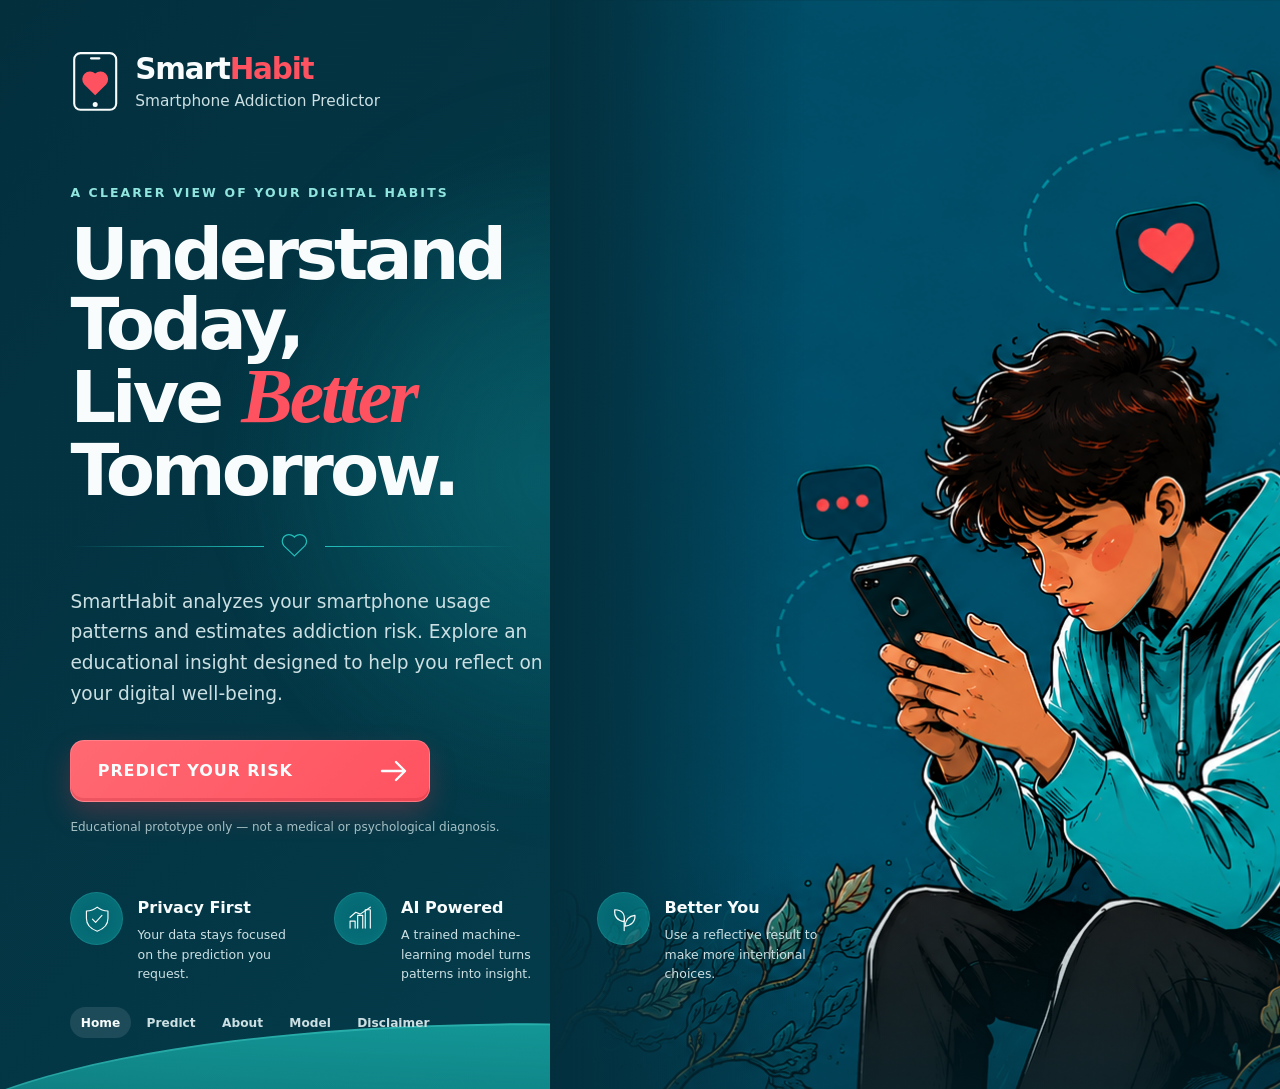
<file: web/index.html>
<!doctype html>
<html lang="en">
  <head>
    <meta charset="utf-8">
    <meta name="viewport" content="width=device-width, initial-scale=1">
    <meta
      name="description"
      content="SmartHabit is an educational smartphone addiction prediction prototype."
    >
    <title>SmartHabit | Smartphone Addiction Predictor</title>
    <link rel="stylesheet" href="css/variables.css">
    <link rel="stylesheet" href="css/global.css">
    <link rel="stylesheet" href="css/landing.css">
    <script src="js/config.js" defer></script>
    <script src="js/landing.js" defer></script>
  </head>
  <body>
    <a class="skip-link" href="#main-content">Skip to main content</a>

    <main id="main-content" class="landing">
      <div class="landing__glow" aria-hidden="true"></div>

      <div class="landing__shell">
        <header class="brand" aria-label="SmartHabit">
          <span class="brand__mark" aria-hidden="true">
            <svg viewBox="0 0 48 58" role="img">
              <rect x="4" y="2" width="40" height="54" rx="6"></rect>
              <path d="M24 42.2 13.6 31.9a7.4 7.4 0 0 1 10.4-10.5 7.4 7.4 0 0 1 10.4 10.5Z"></path>
              <path class="brand__speaker" d="M20 7h8"></path>
              <circle class="brand__home" cx="24" cy="51" r="1.4"></circle>
            </svg>
          </span>
          <span class="brand__copy">
            <span class="brand__name">Smart<span>Habit</span></span>
            <span class="brand__subtitle">Smartphone Addiction Predictor</span>
          </span>
        </header>

        <section class="hero" aria-labelledby="hero-title">
          <div class="hero__content">
            <p class="hero__eyebrow">A clearer view of your digital habits</p>
            <h1 id="hero-title" class="hero__title">
              Understand Today,<br>
              Live <em>Better</em> Tomorrow.
            </h1>

            <div class="hero__divider" aria-hidden="true">
              <span></span>
              <svg viewBox="0 0 34 30">
                <path d="M17 27 4.7 15.2A8 8 0 0 1 16 3.9l1 1 1-1a8 8 0 0 1 11.3 11.3Z"></path>
              </svg>
              <span></span>
            </div>

            <p class="hero__summary">
              SmartHabit analyzes your smartphone usage patterns and estimates
              addiction risk. Explore an educational insight designed to help
              you reflect on your digital well-being.
            </p>

            <a class="hero__cta" href="predict.html">
              <span>Predict Your Risk</span>
              <svg viewBox="0 0 28 24" aria-hidden="true">
                <path d="M2 12h23M16 3l9 9-9 9"></path>
              </svg>
            </a>

            <p class="hero__notice">
              Educational prototype only — not a medical or psychological diagnosis.
            </p>
          </div>

          <div class="hero__art" aria-hidden="true">
            <img
              class="hero__art-image"
              src="assets/images/landing-background.png"
              alt=""
            >
            <div class="hero__art-vignette"></div>
          </div>
        </section>

        <section class="benefits" aria-label="SmartHabit benefits">
          <article class="benefit">
            <span class="benefit__icon" aria-hidden="true">
              <svg viewBox="0 0 48 48">
                <path d="M24 5c6 5 12 6 17 6v12c0 10-6.7 16.4-17 20-10.3-3.6-17-10-17-20V11c5 0 11-1 17-6Z"></path>
                <path d="m16.5 24 5 5 10-11"></path>
              </svg>
            </span>
            <div>
              <h2>Privacy First</h2>
              <p>Your data stays focused on the prediction you request.</p>
            </div>
          </article>

          <article class="benefit">
            <span class="benefit__icon" aria-hidden="true">
              <svg viewBox="0 0 48 48">
                <path d="M8 38V27h8v11M20 38V18h8v20M32 38V9h8v29"></path>
                <path d="m8 21 9-8 7 3 16-11"></path>
              </svg>
            </span>
            <div>
              <h2>AI Powered</h2>
              <p>A trained machine-learning model turns patterns into insight.</p>
            </div>
          </article>

          <article class="benefit">
            <span class="benefit__icon" aria-hidden="true">
              <svg viewBox="0 0 48 48">
                <path d="M24 42V25"></path>
                <path d="M24 28C13 26 8 19 9 9c10 0 17 5 15 19Z"></path>
                <path d="M25 35c1-10 7-16 16-17 1 9-5 16-16 17Z"></path>
              </svg>
            </span>
            <div>
              <h2>Better You</h2>
              <p>Use a reflective result to make more intentional choices.</p>
            </div>
          </article>
        </section>
        <nav class="landing__links" aria-label="Project pages">
          <a href="index.html" aria-current="page">Home</a><a href="predict.html">Predict</a>
          <a href="about.html">About</a><a href="model.html">Model</a><a href="disclaimer.html">Disclaimer</a>
        </nav>
      </div>
    </main>
  </body>
</html>
</file>
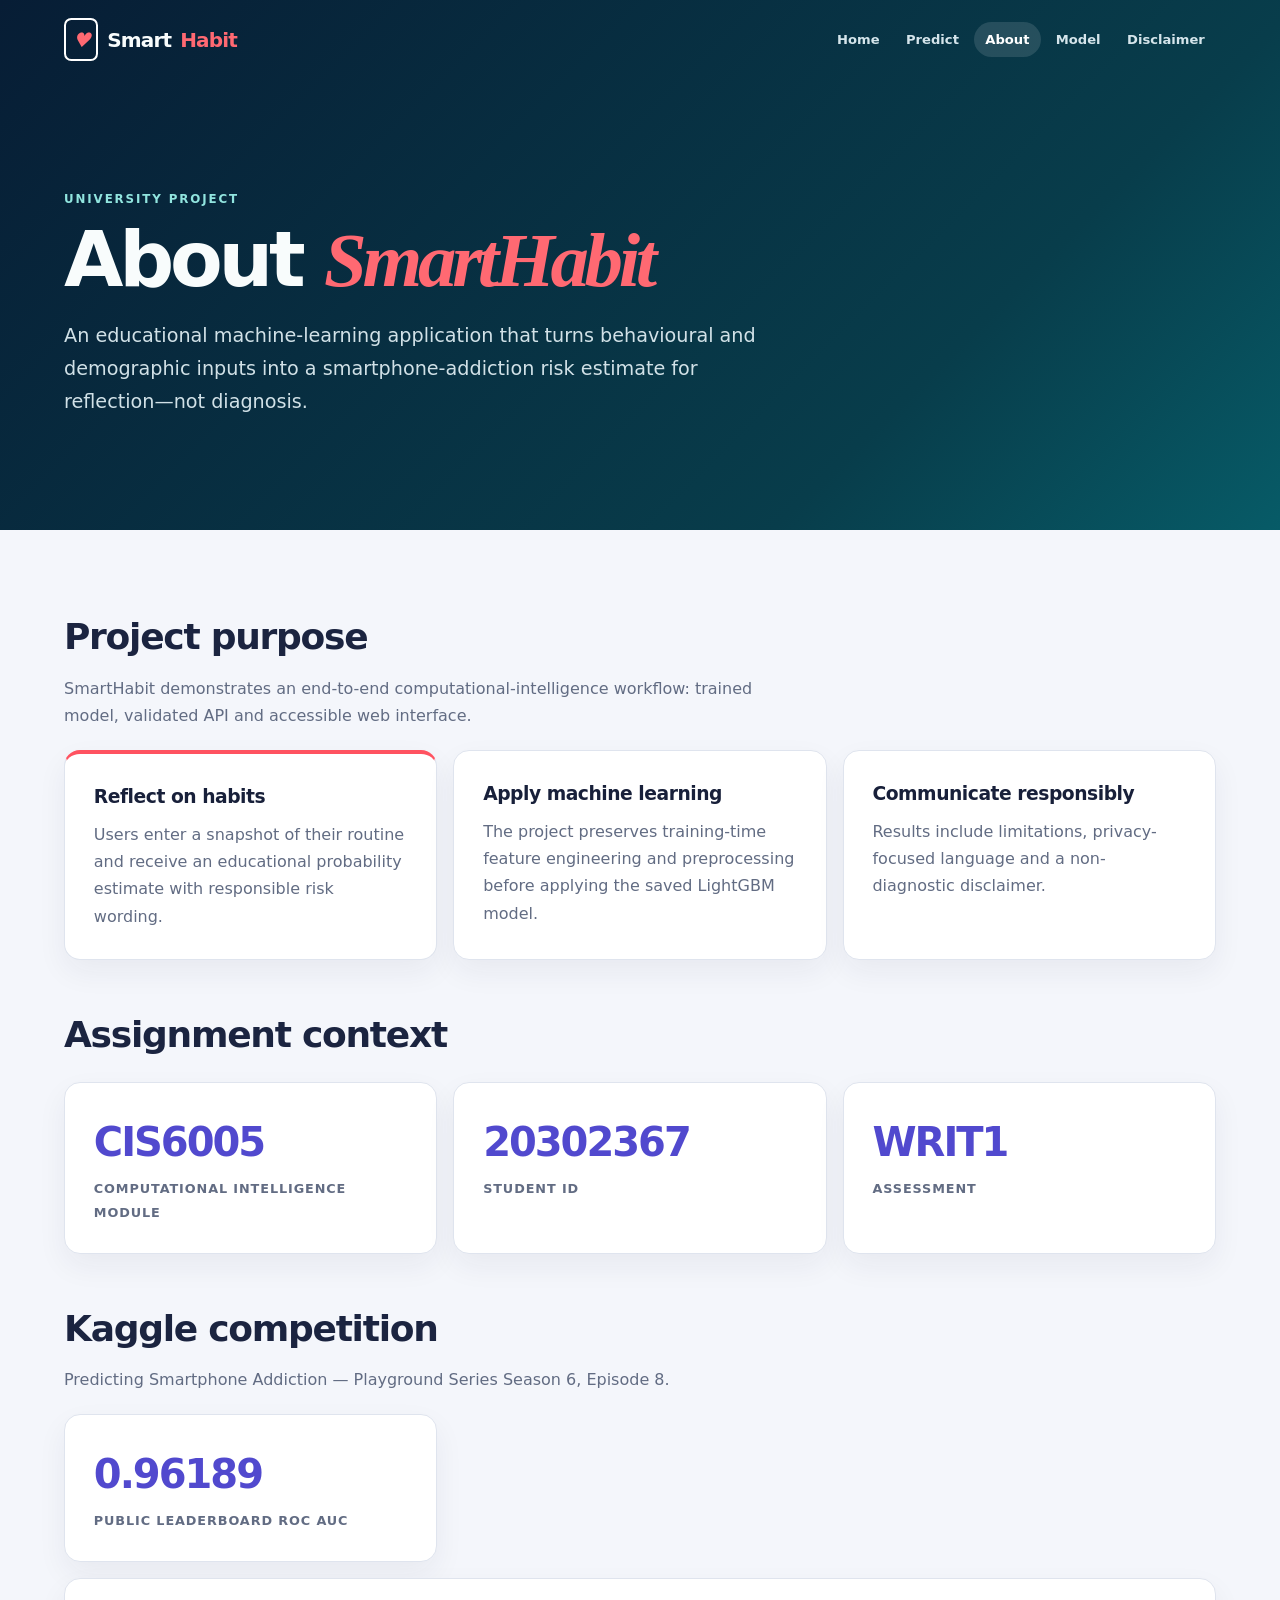
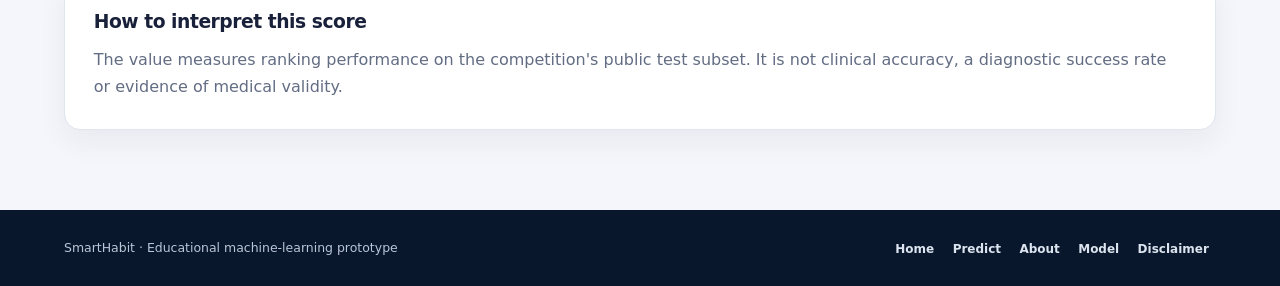
<file: web/about.html>
<!doctype html><html lang="en"><head><meta charset="utf-8"><meta name="viewport" content="width=device-width,initial-scale=1"><meta name="description" content="About the SmartHabit CIS6005 smartphone-addiction prediction project."><title>About the Project | SmartHabit</title><link rel="stylesheet" href="css/variables.css"><link rel="stylesheet" href="css/global.css"><link rel="stylesheet" href="css/content-pages.css"></head><body class="content-page"><a class="skip-link" href="#main-content">Skip to main content</a>
<header class="content-header"><div class="content-header__bar"><a class="content-brand" href="index.html"><i class="content-brand__mark" aria-hidden="true"></i>Smart<span>Habit</span></a><nav aria-label="Primary navigation"><ul class="content-nav"><li><a href="index.html">Home</a></li><li><a href="predict.html">Predict</a></li><li><a href="about.html" aria-current="page">About</a></li><li><a href="model.html">Model</a></li><li><a href="disclaimer.html">Disclaimer</a></li></ul></nav></div><div class="content-hero"><p class="content-hero__eyebrow">University project</p><h1>About <em>SmartHabit</em></h1><p class="content-hero__lead">An educational machine-learning application that turns behavioural and demographic inputs into a smartphone-addiction risk estimate for reflection—not diagnosis.</p></div></header>
<main id="main-content" class="content-main"><section class="content-section"><div class="content-section__heading"><h2>Project purpose</h2><p>SmartHabit demonstrates an end-to-end computational-intelligence workflow: trained model, validated API and accessible web interface.</p></div><div class="card-grid"><article class="content-card content-card--accent"><h3>Reflect on habits</h3><p>Users enter a snapshot of their routine and receive an educational probability estimate with responsible risk wording.</p></article><article class="content-card"><h3>Apply machine learning</h3><p>The project preserves training-time feature engineering and preprocessing before applying the saved LightGBM model.</p></article><article class="content-card"><h3>Communicate responsibly</h3><p>Results include limitations, privacy-focused language and a non-diagnostic disclaimer.</p></article></div></section>
<section class="content-section"><div class="content-section__heading"><h2>Assignment context</h2></div><div class="card-grid"><article class="content-card"><span class="fact-value">CIS6005</span><span class="fact-label">Computational Intelligence module</span></article><article class="content-card"><span class="fact-value">20302367</span><span class="fact-label">Student ID</span></article><article class="content-card"><span class="fact-value">WRIT1</span><span class="fact-label">Assessment</span></article></div></section>
<section class="content-section"><div class="content-section__heading"><h2>Kaggle competition</h2><p>Predicting Smartphone Addiction — Playground Series Season 6, Episode 8.</p></div><div class="card-grid"><article class="content-card"><span class="fact-value">0.96189</span><span class="fact-label">Public leaderboard ROC AUC</span></article><article class="content-card content-card--wide"><h3>How to interpret this score</h3><p>The value measures ranking performance on the competition's public test subset. It is not clinical accuracy, a diagnostic success rate or evidence of medical validity.</p></article></div></section></main>
<footer class="content-footer"><div class="content-footer__inner"><p>SmartHabit · Educational machine-learning prototype</p><nav aria-label="Footer navigation"><ul class="content-footer__links"><li><a href="index.html">Home</a></li><li><a href="predict.html">Predict</a></li><li><a href="about.html">About</a></li><li><a href="model.html">Model</a></li><li><a href="disclaimer.html">Disclaimer</a></li></ul></nav></div></footer></body></html>
</file>
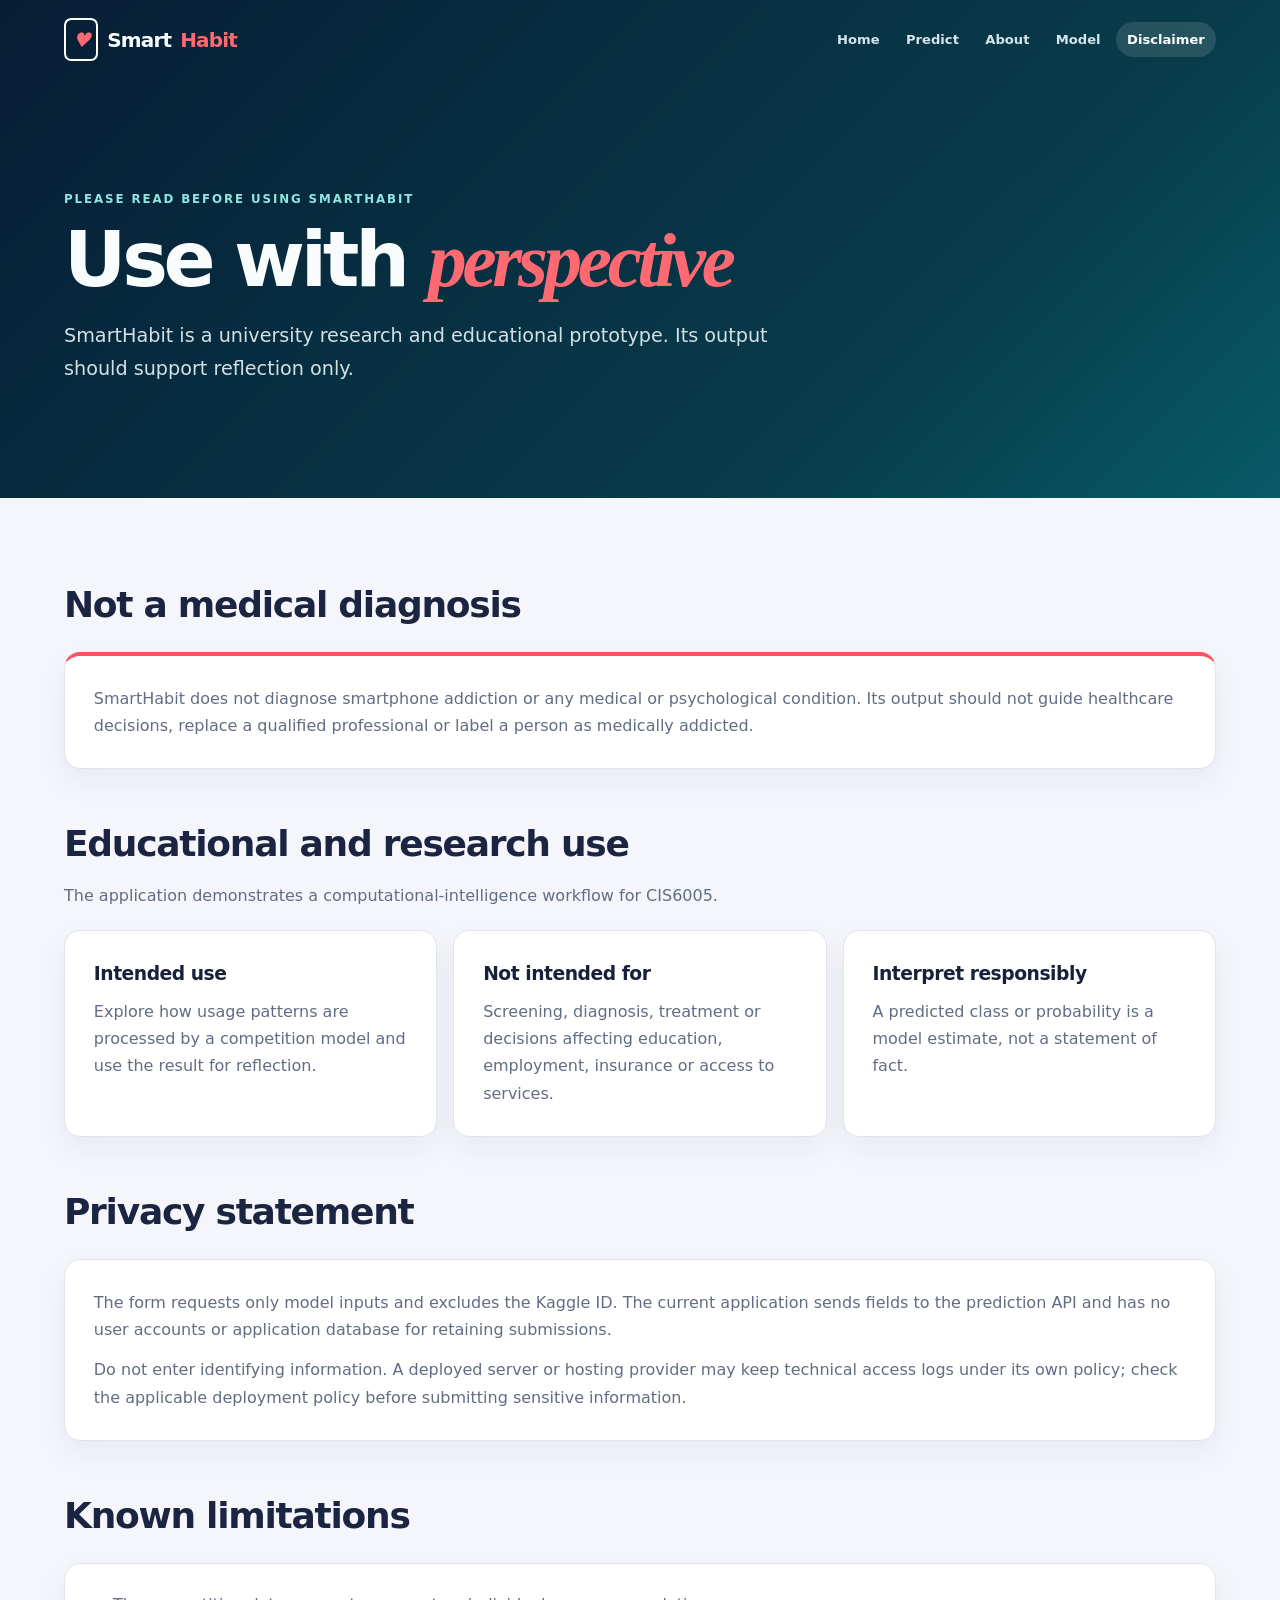
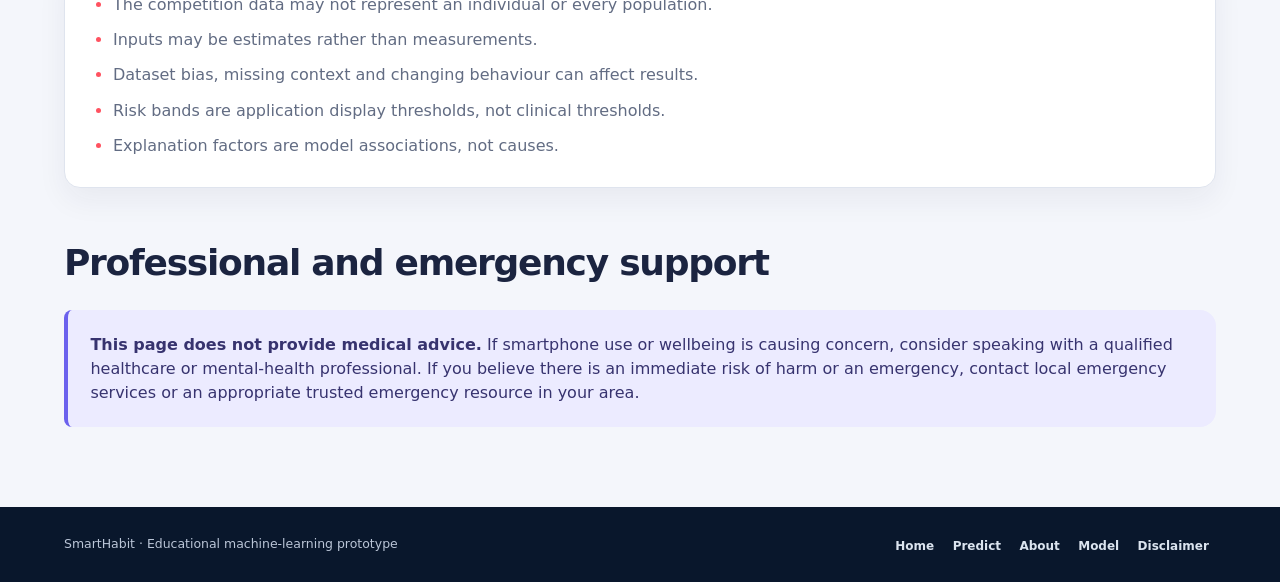
<file: web/disclaimer.html>
<!doctype html><html lang="en"><head><meta charset="utf-8"><meta name="viewport" content="width=device-width,initial-scale=1"><meta name="description" content="Educational, privacy and safety disclaimer for SmartHabit."><title>Disclaimer & Privacy | SmartHabit</title><link rel="stylesheet" href="css/variables.css"><link rel="stylesheet" href="css/global.css"><link rel="stylesheet" href="css/content-pages.css"></head><body class="content-page"><a class="skip-link" href="#main-content">Skip to main content</a>
<header class="content-header"><div class="content-header__bar"><a class="content-brand" href="index.html"><i class="content-brand__mark" aria-hidden="true"></i>Smart<span>Habit</span></a><nav aria-label="Primary navigation"><ul class="content-nav"><li><a href="index.html">Home</a></li><li><a href="predict.html">Predict</a></li><li><a href="about.html">About</a></li><li><a href="model.html">Model</a></li><li><a href="disclaimer.html" aria-current="page">Disclaimer</a></li></ul></nav></div><div class="content-hero"><p class="content-hero__eyebrow">Please read before using SmartHabit</p><h1>Use with <em>perspective</em></h1><p class="content-hero__lead">SmartHabit is a university research and educational prototype. Its output should support reflection only.</p></div></header>
<main id="main-content" class="content-main"><section class="content-section"><div class="content-section__heading"><h2>Not a medical diagnosis</h2></div><div class="content-card content-card--accent"><p>SmartHabit does not diagnose smartphone addiction or any medical or psychological condition. Its output should not guide healthcare decisions, replace a qualified professional or label a person as medically addicted.</p></div></section>
<section class="content-section"><div class="content-section__heading"><h2>Educational and research use</h2><p>The application demonstrates a computational-intelligence workflow for CIS6005.</p></div><div class="card-grid"><article class="content-card"><h3>Intended use</h3><p>Explore how usage patterns are processed by a competition model and use the result for reflection.</p></article><article class="content-card"><h3>Not intended for</h3><p>Screening, diagnosis, treatment or decisions affecting education, employment, insurance or access to services.</p></article><article class="content-card"><h3>Interpret responsibly</h3><p>A predicted class or probability is a model estimate, not a statement of fact.</p></article></div></section>
<section class="content-section"><div class="content-section__heading"><h2>Privacy statement</h2></div><div class="content-card"><p>The form requests only model inputs and excludes the Kaggle ID. The current application sends fields to the prediction API and has no user accounts or application database for retaining submissions.</p><p>Do not enter identifying information. A deployed server or hosting provider may keep technical access logs under its own policy; check the applicable deployment policy before submitting sensitive information.</p></div></section>
<section class="content-section"><div class="content-section__heading"><h2>Known limitations</h2></div><div class="content-card"><ul class="plain-list"><li>The competition data may not represent an individual or every population.</li><li>Inputs may be estimates rather than measurements.</li><li>Dataset bias, missing context and changing behaviour can affect results.</li><li>Risk bands are application display thresholds, not clinical thresholds.</li><li>Explanation factors are model associations, not causes.</li></ul></div></section>
<section class="content-section"><div class="content-section__heading"><h2>Professional and emergency support</h2></div><div class="notice-card"><p><strong>This page does not provide medical advice.</strong> If smartphone use or wellbeing is causing concern, consider speaking with a qualified healthcare or mental-health professional. If you believe there is an immediate risk of harm or an emergency, contact local emergency services or an appropriate trusted emergency resource in your area.</p></div></section></main>
<footer class="content-footer"><div class="content-footer__inner"><p>SmartHabit · Educational machine-learning prototype</p><nav aria-label="Footer navigation"><ul class="content-footer__links"><li><a href="index.html">Home</a></li><li><a href="predict.html">Predict</a></li><li><a href="about.html">About</a></li><li><a href="model.html">Model</a></li><li><a href="disclaimer.html">Disclaimer</a></li></ul></nav></div></footer></body></html>
</file>
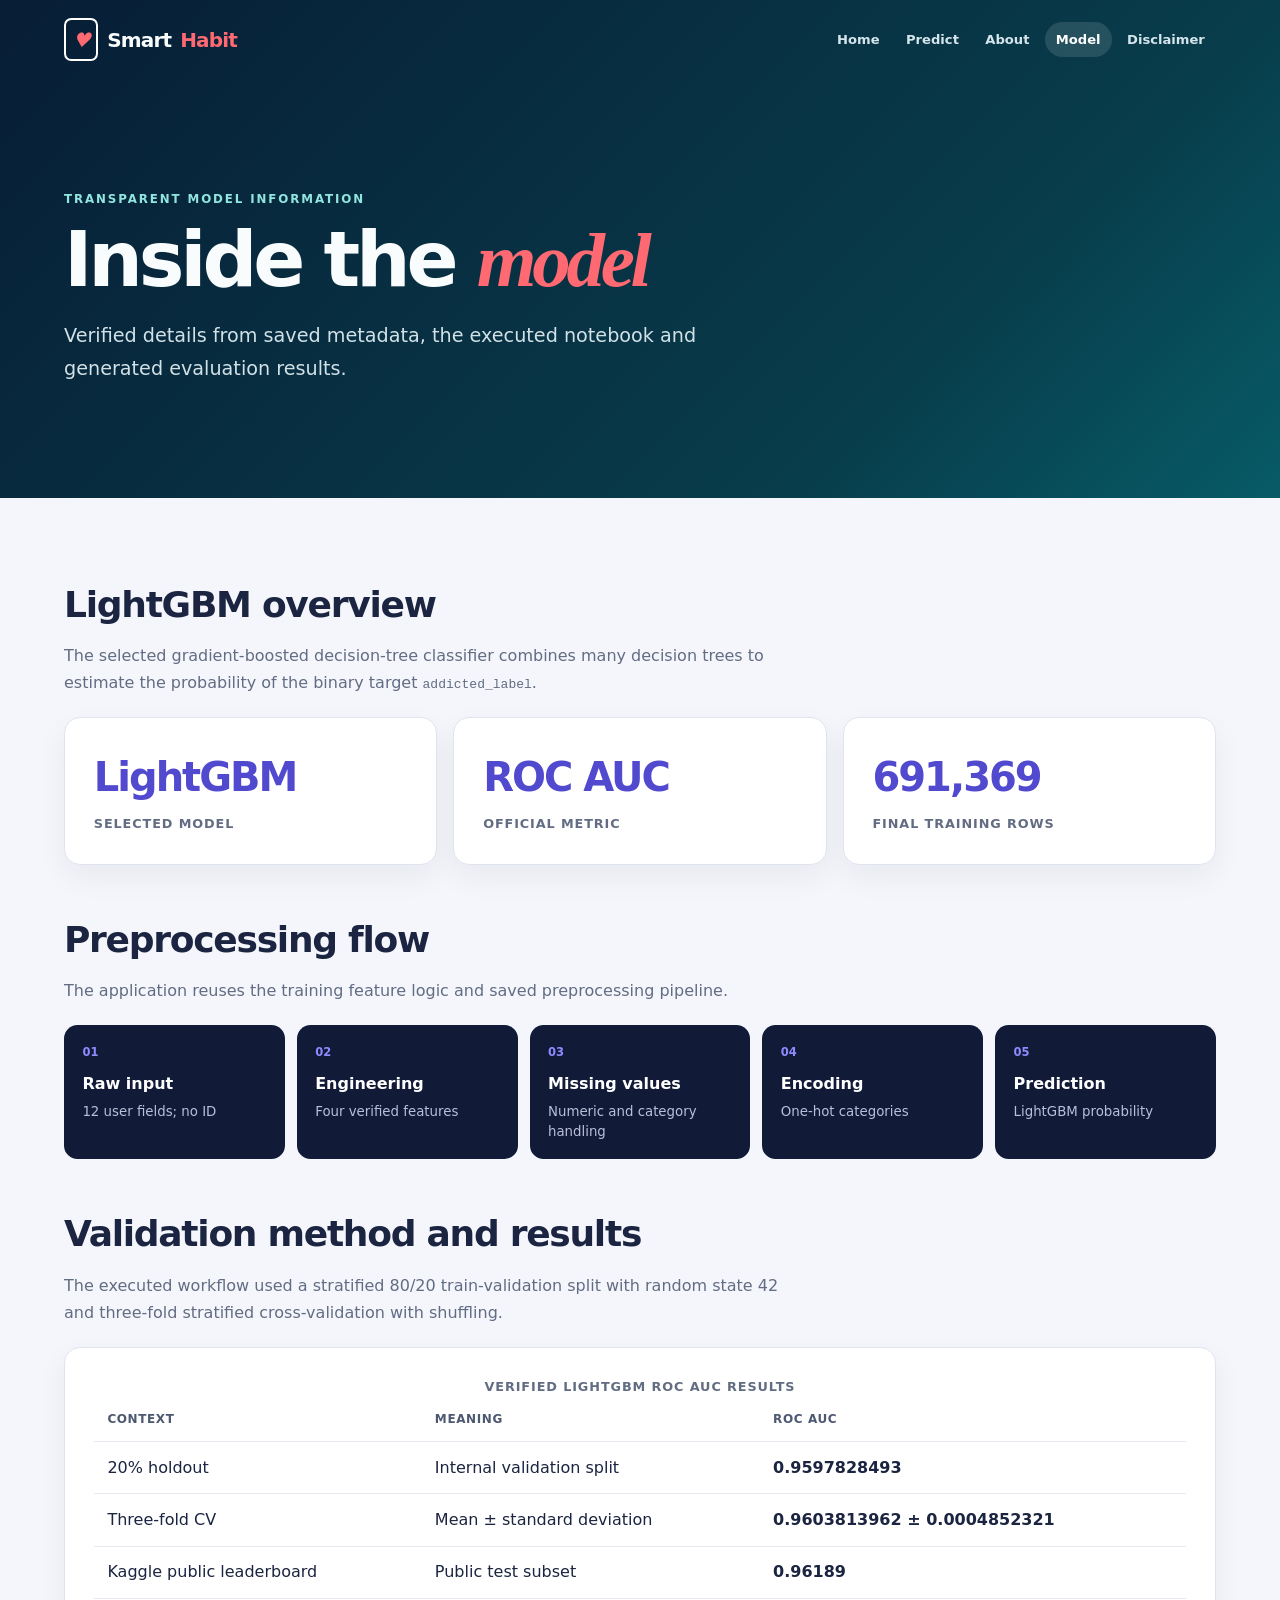
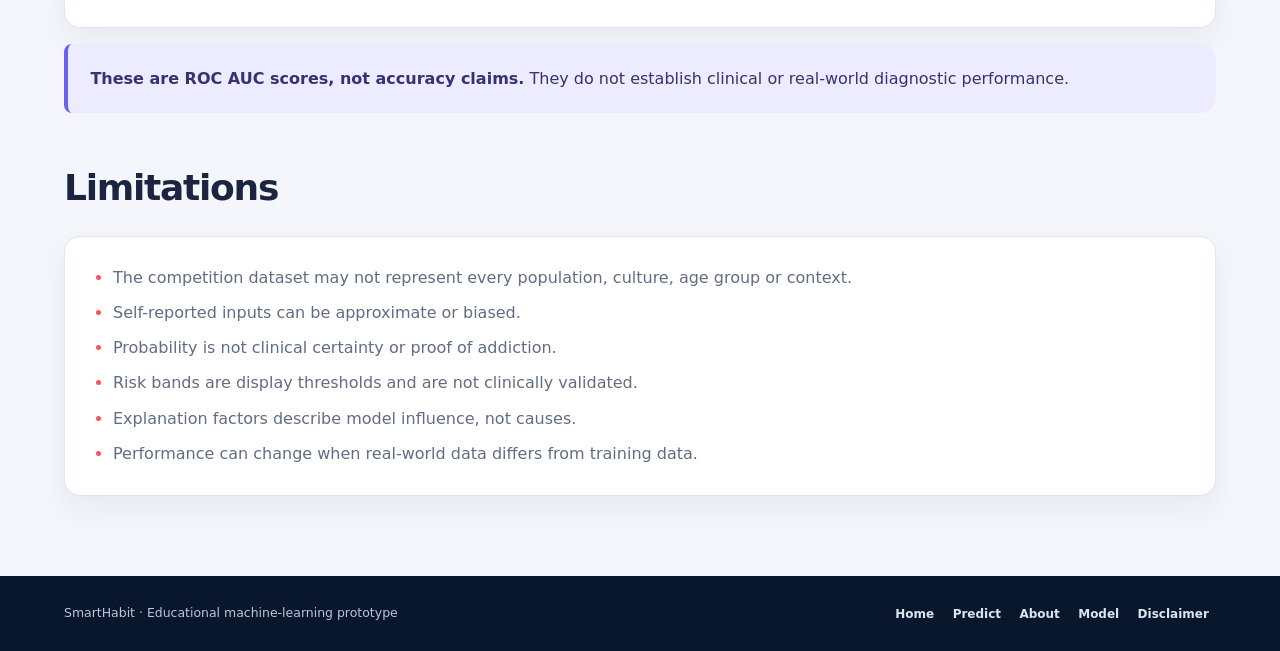
<file: web/model.html>
<!doctype html><html lang="en"><head><meta charset="utf-8"><meta name="viewport" content="width=device-width,initial-scale=1"><meta name="description" content="Verified information about the SmartHabit LightGBM model."><title>Model Information | SmartHabit</title><link rel="stylesheet" href="css/variables.css"><link rel="stylesheet" href="css/global.css"><link rel="stylesheet" href="css/content-pages.css"></head><body class="content-page"><a class="skip-link" href="#main-content">Skip to main content</a>
<header class="content-header"><div class="content-header__bar"><a class="content-brand" href="index.html"><i class="content-brand__mark" aria-hidden="true"></i>Smart<span>Habit</span></a><nav aria-label="Primary navigation"><ul class="content-nav"><li><a href="index.html">Home</a></li><li><a href="predict.html">Predict</a></li><li><a href="about.html">About</a></li><li><a href="model.html" aria-current="page">Model</a></li><li><a href="disclaimer.html">Disclaimer</a></li></ul></nav></div><div class="content-hero"><p class="content-hero__eyebrow">Transparent model information</p><h1>Inside the <em>model</em></h1><p class="content-hero__lead">Verified details from saved metadata, the executed notebook and generated evaluation results.</p></div></header>
<main id="main-content" class="content-main"><section class="content-section"><div class="content-section__heading"><h2>LightGBM overview</h2><p>The selected gradient-boosted decision-tree classifier combines many decision trees to estimate the probability of the binary target <code>addicted_label</code>.</p></div><div class="card-grid"><article class="content-card"><span class="fact-value">LightGBM</span><span class="fact-label">Selected model</span></article><article class="content-card"><span class="fact-value">ROC AUC</span><span class="fact-label">Official metric</span></article><article class="content-card"><span class="fact-value">691,369</span><span class="fact-label">Final training rows</span></article></div></section>
<section class="content-section"><div class="content-section__heading"><h2>Preprocessing flow</h2><p>The application reuses the training feature logic and saved preprocessing pipeline.</p></div><ol class="flow"><li><strong>Raw input</strong><small>12 user fields; no ID</small></li><li><strong>Engineering</strong><small>Four verified features</small></li><li><strong>Missing values</strong><small>Numeric and category handling</small></li><li><strong>Encoding</strong><small>One-hot categories</small></li><li><strong>Prediction</strong><small>LightGBM probability</small></li></ol></section>
<section class="content-section"><div class="content-section__heading"><h2>Validation method and results</h2><p>The executed workflow used a stratified 80/20 train-validation split with random state 42 and three-fold stratified cross-validation with shuffling.</p></div><div class="content-card"><table class="result-table"><caption class="fact-label">Verified LightGBM ROC AUC results</caption><thead><tr><th scope="col">Context</th><th scope="col">Meaning</th><th scope="col">ROC AUC</th></tr></thead><tbody><tr><td>20% holdout</td><td>Internal validation split</td><td>0.9597828493</td></tr><tr><td>Three-fold CV</td><td>Mean ± standard deviation</td><td>0.9603813962 ± 0.0004852321</td></tr><tr><td>Kaggle public leaderboard</td><td>Public test subset</td><td>0.96189</td></tr></tbody></table></div><p class="notice-card"><strong>These are ROC AUC scores, not accuracy claims.</strong> They do not establish clinical or real-world diagnostic performance.</p></section>
<section class="content-section"><div class="content-section__heading"><h2>Limitations</h2></div><div class="content-card"><ul class="plain-list"><li>The competition dataset may not represent every population, culture, age group or context.</li><li>Self-reported inputs can be approximate or biased.</li><li>Probability is not clinical certainty or proof of addiction.</li><li>Risk bands are display thresholds and are not clinically validated.</li><li>Explanation factors describe model influence, not causes.</li><li>Performance can change when real-world data differs from training data.</li></ul></div></section></main>
<footer class="content-footer"><div class="content-footer__inner"><p>SmartHabit · Educational machine-learning prototype</p><nav aria-label="Footer navigation"><ul class="content-footer__links"><li><a href="index.html">Home</a></li><li><a href="predict.html">Predict</a></li><li><a href="about.html">About</a></li><li><a href="model.html">Model</a></li><li><a href="disclaimer.html">Disclaimer</a></li></ul></nav></div></footer></body></html>
</file>
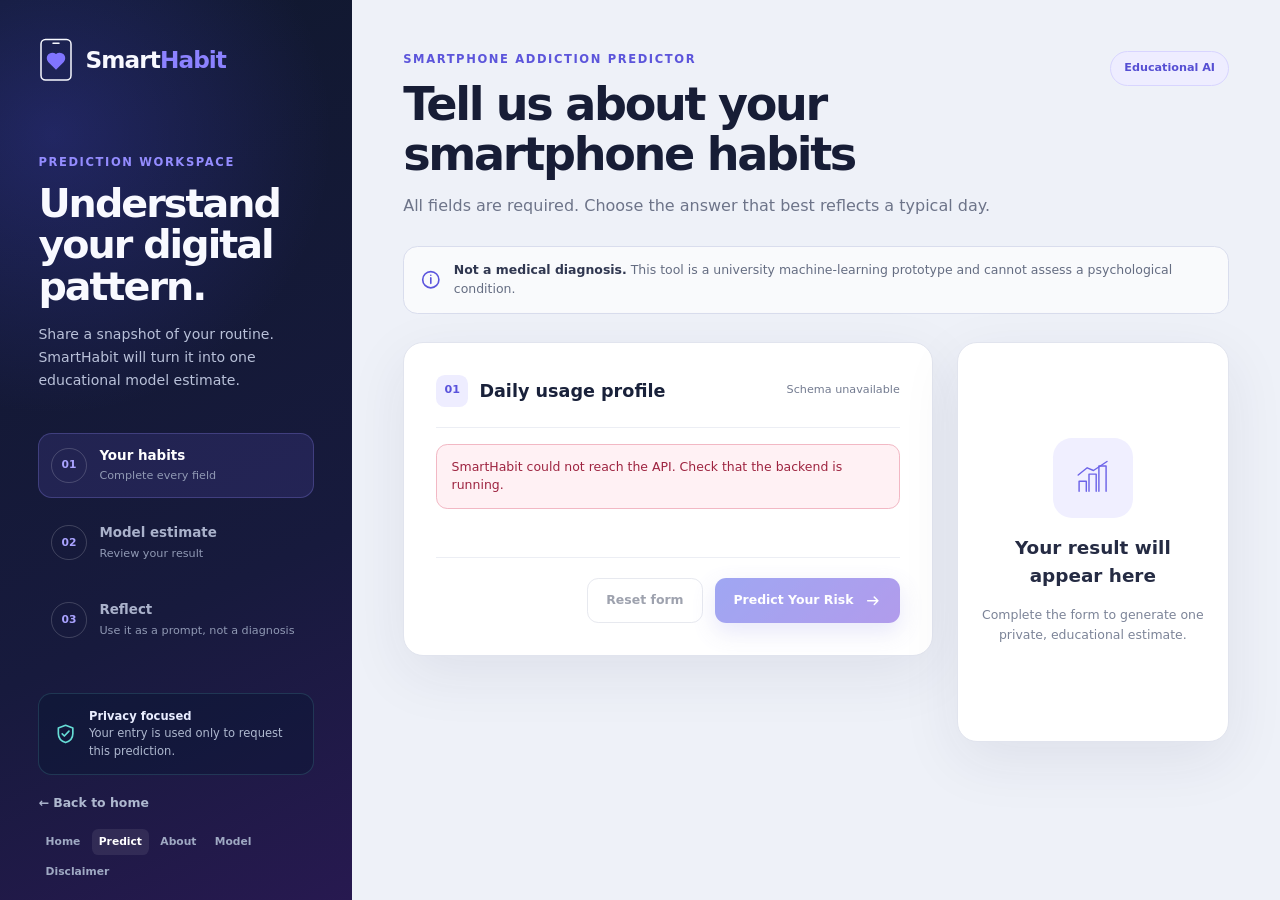
<file: web/predict.html>
<!doctype html>
<html lang="en">
  <head>
    <meta charset="utf-8">
    <meta name="viewport" content="width=device-width, initial-scale=1">
    <meta
      name="description"
      content="Estimate smartphone-addiction likelihood with the educational SmartHabit model."
    >
    <title>Predict Your Risk | SmartHabit</title>
    <link rel="stylesheet" href="css/variables.css">
    <link rel="stylesheet" href="css/global.css">
    <link rel="stylesheet" href="css/prediction.css">
    <script src="js/config.js" defer></script>
    <script src="js/api.js" defer></script>
    <script src="js/prediction.js" defer></script>
  </head>
  <body class="dashboard-page">
    <a class="skip-link" href="#prediction-content">Skip to prediction form</a>

    <div class="dashboard-shell">
      <aside class="sidebar" aria-label="SmartHabit prediction guide">
        <a class="sidebar__brand" href="index.html" aria-label="SmartHabit home">
          <span class="sidebar__mark" aria-hidden="true">
            <svg viewBox="0 0 48 58">
              <rect x="4" y="2" width="40" height="54" rx="6"></rect>
              <path d="M24 42.2 13.6 31.9a7.4 7.4 0 0 1 10.4-10.5 7.4 7.4 0 0 1 10.4 10.5Z"></path>
              <path class="sidebar__speaker" d="M20 7h8"></path>
            </svg>
          </span>
          <span>Smart<strong>Habit</strong></span>
        </a>

        <div class="sidebar__intro">
          <p class="sidebar__eyebrow">Prediction workspace</p>
          <h1>Understand your digital pattern.</h1>
          <p>
            Share a snapshot of your routine. SmartHabit will turn it into one
            educational model estimate.
          </p>
        </div>

        <ol class="sidebar__steps" aria-label="Prediction steps">
          <li class="is-current">
            <span>01</span>
            <div><strong>Your habits</strong><small>Complete every field</small></div>
          </li>
          <li>
            <span>02</span>
            <div><strong>Model estimate</strong><small>Review your result</small></div>
          </li>
          <li>
            <span>03</span>
            <div><strong>Reflect</strong><small>Use it as a prompt, not a diagnosis</small></div>
          </li>
        </ol>

        <div class="sidebar__privacy">
          <svg viewBox="0 0 24 24" aria-hidden="true">
            <path d="M12 3 4.5 6v5.8c0 4.7 3.1 7.7 7.5 9.2 4.4-1.5 7.5-4.5 7.5-9.2V6Z"></path>
            <path d="m8.5 12 2.2 2.2 4.8-5"></path>
          </svg>
          <p><strong>Privacy focused</strong><br>Your entry is used only to request this prediction.</p>
        </div>

        <a class="sidebar__back" href="index.html">
          <span aria-hidden="true">←</span> Back to home
        </a>
        <nav class="sidebar__pages" aria-label="Project pages">
          <a href="index.html">Home</a><a href="predict.html" aria-current="page">Predict</a>
          <a href="about.html">About</a><a href="model.html">Model</a><a href="disclaimer.html">Disclaimer</a>
        </nav>
      </aside>

      <main id="prediction-content" class="workspace">
        <header class="workspace__header">
          <div>
            <p class="workspace__eyebrow">Smartphone Addiction Predictor</p>
            <h2>Tell us about your smartphone habits</h2>
            <p>All fields are required. Choose the answer that best reflects a typical day.</p>
          </div>
          <span class="workspace__badge">Educational AI</span>
        </header>

        <div class="workspace__notice" role="note">
          <svg viewBox="0 0 24 24" aria-hidden="true">
            <circle cx="12" cy="12" r="9"></circle>
            <path d="M12 10v6M12 7h.01"></path>
          </svg>
          <p>
            <strong>Not a medical diagnosis.</strong> This tool is a university
            machine-learning prototype and cannot assess a psychological condition.
          </p>
        </div>

        <div class="workspace__grid">
          <section class="form-card" aria-labelledby="form-heading">
            <div class="card-heading">
              <div>
                <span class="card-heading__number">01</span>
                <h3 id="form-heading">Daily usage profile</h3>
              </div>
              <p id="schema-status" role="status" aria-live="polite">Loading model fields…</p>
            </div>

            <form id="prediction-form" novalidate>
              <div id="form-error" class="form-alert" role="alert" hidden></div>
              <div id="field-grid" class="field-grid" aria-busy="true">
                <div class="field-skeleton"></div>
                <div class="field-skeleton"></div>
                <div class="field-skeleton"></div>
                <div class="field-skeleton"></div>
              </div>

              <div class="form-actions">
                <button id="reset-button" class="button button--secondary" type="reset" disabled>
                  Reset form
                </button>
                <button id="submit-button" class="button button--primary" type="submit" disabled>
                  <span class="button__label">Predict Your Risk</span>
                  <span class="button__spinner" aria-hidden="true"></span>
                  <svg viewBox="0 0 24 24" aria-hidden="true">
                    <path d="M5 12h14M14 7l5 5-5 5"></path>
                  </svg>
                </button>
              </div>
            </form>
          </section>

          <aside
            id="result-card"
            class="result-card"
            aria-labelledby="result-heading"
            tabindex="-1"
            hidden
          >
            <div class="result-card__header">
              <span>Educational model estimate</span>
              <span id="result-risk-badge" class="risk-badge">—</span>
            </div>
            <h3 id="result-heading">Your predicted likelihood</h3>

            <figure class="probability-gauge">
              <div
                id="probability-gauge"
                class="probability-gauge__visual"
                role="progressbar"
                aria-label="Predicted smartphone addiction likelihood"
                aria-valuemin="0"
                aria-valuemax="100"
                aria-valuenow="0"
                aria-valuetext="0 percent, no result"
              >
                <svg viewBox="0 0 120 120" aria-hidden="true">
                  <circle class="probability-gauge__track" cx="60" cy="60" r="52"></circle>
                  <circle
                    id="probability-gauge-progress"
                    class="probability-gauge__progress"
                    cx="60"
                    cy="60"
                    r="52"
                    pathLength="100"
                  ></circle>
                </svg>
                <div class="probability-gauge__value">
                  <span>Predicted likelihood</span>
                  <strong id="result-probability">0%</strong>
                  <small id="result-gauge-risk">— risk</small>
                </div>
              </div>
              <figcaption>
                Model probability, not clinical certainty
              </figcaption>
            </figure>

            <p id="result-message" class="result-card__message"></p>
            <dl class="result-card__details">
              <div>
                <dt>Model class</dt>
                <dd id="result-class">—</dd>
              </div>
              <div>
                <dt>Non-addiction probability</dt>
                <dd id="result-non-addiction">—</dd>
              </div>
              <div>
                <dt>Model version</dt>
                <dd id="result-model-version">—</dd>
              </div>
            </dl>

            <section class="explanation" aria-labelledby="explanation-heading">
              <div class="explanation__heading">
                <span aria-hidden="true">
                  <svg viewBox="0 0 24 24">
                    <path d="M12 3a7 7 0 0 0-4 12.7V19h8v-3.3A7 7 0 0 0 12 3Z"></path>
                    <path d="M9 22h6M9 16h6"></path>
                  </svg>
                </span>
                <div>
                  <h4 id="explanation-heading">Model factors influencing this prediction</h4>
                  <p>Local model influences, not causes or percentage contributions.</p>
                </div>
              </div>
              <ol id="explanation-factors" class="explanation__factors"></ol>
              <p id="explanation-fallback" class="explanation__fallback" hidden></p>
              <p id="explanation-limitation" class="explanation__limitation"></p>
            </section>

            <section class="risk-guide" aria-labelledby="risk-guide-heading">
              <div class="risk-guide__heading">
                <h4 id="risk-guide-heading">Risk display thresholds</h4>
                <p>Application bands only — they are not clinical thresholds.</p>
              </div>
              <div class="risk-guide__cards">
                <article class="risk-info-card" data-risk="Low">
                  <span class="risk-info-card__dot" aria-hidden="true"></span>
                  <div><strong>Low</strong><small>Below 35%</small></div>
                </article>
                <article class="risk-info-card" data-risk="Moderate">
                  <span class="risk-info-card__dot" aria-hidden="true"></span>
                  <div><strong>Moderate</strong><small>35% to below 65%</small></div>
                </article>
                <article class="risk-info-card" data-risk="High">
                  <span class="risk-info-card__dot" aria-hidden="true"></span>
                  <div><strong>High</strong><small>65% and above</small></div>
                </article>
              </div>
            </section>

            <p id="result-disclaimer" class="result-card__disclaimer"></p>
            <button id="new-assessment-button" class="button button--new" type="button">
              <svg viewBox="0 0 24 24" aria-hidden="true">
                <path d="M4 12a8 8 0 1 0 2.3-5.7L4 8.6M4 4v4.6h4.6"></path>
              </svg>
              Start New Assessment
            </button>
          </aside>

          <aside id="result-placeholder" class="result-placeholder" aria-hidden="true">
            <div class="result-placeholder__icon">
              <svg viewBox="0 0 48 48">
                <path d="M9 38V27h8v11M20 38V19h8v19M31 38V10h8v28"></path>
                <path d="m8 20 10-8 7 3 15-10"></path>
              </svg>
            </div>
            <h3>Your result will appear here</h3>
            <p>Complete the form to generate one private, educational estimate.</p>
          </aside>
        </div>
      </main>
    </div>
  </body>
</html>
</file>
<file: web/css/variables.css>
:root {
  --color-navy-950: #032f3d;
  --color-navy-900: #043c4b;
  --color-navy-850: #064b59;
  --color-teal-500: #08a6a5;
  --color-teal-400: #22c0bb;
  --color-teal-200: #91e5df;
  --color-coral-500: #ff5260;
  --color-coral-400: #ff6972;
  --color-white: #f8fcfc;
  --color-mist: #cce0e3;
  --color-shadow: rgba(0, 19, 28, 0.35);
  --font-sans: Inter, ui-sans-serif, system-ui, -apple-system, BlinkMacSystemFont,
    "Segoe UI", sans-serif;
  --font-accent: Georgia, "Times New Roman", serif;
  --content-width: 1480px;
  --radius-md: 14px;
  --radius-round: 999px;
  --transition-fast: 180ms ease;
}
</file>
<file: web/css/global.css>
*,
*::before,
*::after {
  box-sizing: border-box;
}

html {
  color-scheme: dark;
  scroll-behavior: smooth;
}

body {
  margin: 0;
  min-width: 320px;
  background: var(--color-navy-950);
  color: var(--color-white);
  font-family: var(--font-sans);
  line-height: 1.5;
  -webkit-font-smoothing: antialiased;
}

img,
svg {
  display: block;
}

a {
  color: inherit;
}

button,
a {
  -webkit-tap-highlight-color: transparent;
}

:focus-visible {
  outline: 3px solid var(--color-teal-200);
  outline-offset: 4px;
}

.skip-link {
  position: fixed;
  top: 0.75rem;
  left: 0.75rem;
  z-index: 100;
  padding: 0.65rem 1rem;
  border-radius: 0.5rem;
  background: var(--color-white);
  color: var(--color-navy-950);
  font-weight: 800;
  transform: translateY(-160%);
}

.skip-link:focus {
  transform: translateY(0);
}

@media (prefers-reduced-motion: reduce) {
  *,
  *::before,
  *::after {
    scroll-behavior: auto !important;
    animation-duration: 0.01ms !important;
    animation-iteration-count: 1 !important;
    transition-duration: 0.01ms !important;
  }
}
</file>
<file: web/css/landing.css>
.landing {
  position: relative;
  min-height: 100svh;
  overflow: hidden;
  background:
    radial-gradient(circle at 42% 44%, rgba(9, 112, 125, 0.42), transparent 34%),
    linear-gradient(128deg, var(--color-navy-950), var(--color-navy-900) 68%, #075064);
  isolation: isolate;
}

.landing::after {
  position: absolute;
  right: -8%;
  bottom: -18rem;
  left: -8%;
  z-index: -1;
  height: 22rem;
  border: 2px solid rgba(79, 221, 211, 0.35);
  border-radius: 50% 50% 0 0;
  background: linear-gradient(180deg, rgba(26, 190, 183, 0.7), rgba(8, 105, 118, 0.2));
  content: "";
  transform: rotate(2deg);
}

.landing__glow {
  position: absolute;
  top: 20%;
  left: 28%;
  width: 30rem;
  height: 30rem;
  border-radius: 50%;
  background: rgba(10, 148, 154, 0.16);
  filter: blur(80px);
}

.landing__shell {
  position: relative;
  z-index: 1;
  display: grid;
  grid-template-rows: auto 1fr auto auto;
  width: min(100%, var(--content-width));
  min-height: 100svh;
  margin-inline: auto;
  padding: clamp(1.5rem, 4vw, 3.5rem) clamp(1.25rem, 5.5vw, 5rem) clamp(2rem, 4vw, 3.5rem);
}

.landing__links{display:flex;flex-wrap:wrap;gap:.35rem;margin-top:1.5rem}.landing__links a{padding:.4rem .65rem;border-radius:999px;color:var(--color-mist);font-size:.76rem;font-weight:750;text-decoration:none}.landing__links a:hover,.landing__links a[aria-current=page]{background:rgba(255,255,255,.1);color:var(--color-white)}

.brand {
  position: relative;
  z-index: 4;
  display: inline-flex;
  align-items: center;
  gap: 0.9rem;
  width: fit-content;
}

.brand__mark {
  display: grid;
  width: 3.15rem;
  place-items: center;
}

.brand__mark svg {
  width: 100%;
  overflow: visible;
}

.brand__mark rect,
.brand__speaker,
.brand__home {
  fill: none;
  stroke: var(--color-white);
  stroke-linecap: round;
  stroke-linejoin: round;
  stroke-width: 2;
}

.brand__mark path:not(.brand__speaker) {
  fill: var(--color-coral-500);
}

.brand__home {
  fill: var(--color-white);
}

.brand__copy {
  display: flex;
  flex-direction: column;
  line-height: 1.15;
}

.brand__name {
  font-size: clamp(1.55rem, 2.3vw, 2.1rem);
  font-weight: 850;
  letter-spacing: -0.04em;
}

.brand__name span {
  color: var(--color-coral-500);
}

.brand__subtitle {
  margin-top: 0.35rem;
  color: var(--color-mist);
  font-size: clamp(0.75rem, 1.2vw, 1rem);
}

.hero {
  display: grid;
  grid-template-columns: minmax(31rem, 0.86fr) 1.14fr;
  align-items: center;
  min-height: 33rem;
}

.hero__content {
  position: relative;
  z-index: 3;
  max-width: 42rem;
  padding-block: clamp(3rem, 8vh, 7rem) 2rem;
}

.hero__eyebrow {
  margin: 0 0 1rem;
  color: var(--color-teal-200);
  font-size: 0.78rem;
  font-weight: 800;
  letter-spacing: 0.17em;
  text-transform: uppercase;
}

.hero__title {
  margin: 0;
  font-size: clamp(3.1rem, 5.6vw, 5.85rem);
  font-weight: 850;
  letter-spacing: -0.055em;
  line-height: 0.98;
  text-wrap: balance;
}

.hero__title em {
  color: var(--color-coral-500);
  font-family: var(--font-accent);
  font-size: 1.08em;
  font-weight: 600;
  letter-spacing: -0.04em;
}

.hero__divider {
  display: grid;
  grid-template-columns: 1fr auto 1fr;
  align-items: center;
  gap: 1rem;
  width: min(100%, 28rem);
  margin-block: 1.75rem;
}

.hero__divider span {
  height: 1px;
  background: linear-gradient(90deg, transparent, var(--color-teal-400));
}

.hero__divider span:last-child {
  background: linear-gradient(90deg, var(--color-teal-400), transparent);
}

.hero__divider svg {
  width: 1.8rem;
  fill: none;
  stroke: var(--color-teal-400);
  stroke-width: 1.4;
}

.hero__summary {
  max-width: 34rem;
  margin: 0 0 1.9rem;
  color: var(--color-mist);
  font-size: clamp(1rem, 1.45vw, 1.18rem);
  line-height: 1.65;
}

.hero__cta {
  display: inline-flex;
  align-items: center;
  justify-content: space-between;
  gap: 2.5rem;
  min-width: min(100%, 22.5rem);
  padding: 1.15rem 1.35rem 1.15rem 1.65rem;
  border: 1px solid rgba(255, 255, 255, 0.18);
  border-radius: var(--radius-md);
  background: linear-gradient(135deg, var(--color-coral-400), var(--color-coral-500));
  box-shadow: 0 12px 28px rgba(255, 58, 77, 0.24), inset 0 -3px 0 rgba(154, 19, 38, 0.18);
  color: var(--color-white);
  font-size: 1rem;
  font-weight: 850;
  letter-spacing: 0.055em;
  text-decoration: none;
  text-transform: uppercase;
  transition: transform var(--transition-fast), box-shadow var(--transition-fast);
}

.hero__cta svg {
  width: 1.75rem;
  fill: none;
  stroke: currentColor;
  stroke-linecap: round;
  stroke-linejoin: round;
  stroke-width: 2.4;
}

.hero__cta:hover {
  box-shadow: 0 16px 34px rgba(255, 58, 77, 0.34), inset 0 -3px 0 rgba(154, 19, 38, 0.18);
  transform: translateY(-3px);
}

.hero__notice {
  max-width: 28rem;
  margin: 1rem 0 0;
  color: rgba(218, 237, 239, 0.75);
  font-size: 0.75rem;
}

.hero__art {
  position: absolute;
  top: 0;
  right: 0;
  bottom: 0;
  left: 43%;
  z-index: 1;
  overflow: hidden;
  pointer-events: none;
}

.hero__art-image {
  position: absolute;
  top: 50%;
  left: 52%;
  width: auto;
  max-width: none;
  height: max(100%, 52rem);
  object-fit: contain;
  transform: translate(-50%, -50%);
  filter: saturate(0.98) contrast(1.02);
}

.hero__art-vignette {
  position: absolute;
  inset: 0;
  background:
    linear-gradient(90deg, var(--color-navy-950) 0%, rgba(3, 47, 61, 0.76) 11%, transparent 35%),
    linear-gradient(0deg, rgba(3, 47, 61, 0.45), transparent 22%);
}

.benefits {
  position: relative;
  z-index: 4;
  display: grid;
  grid-template-columns: repeat(3, minmax(0, 1fr));
  gap: clamp(1rem, 3vw, 2.5rem);
  width: min(100%, 47rem);
  padding-top: 1.5rem;
}

.benefit {
  display: grid;
  grid-template-columns: auto 1fr;
  align-items: start;
  gap: 0.9rem;
}

.benefit__icon {
  display: grid;
  width: 3.3rem;
  height: 3.3rem;
  border: 1px solid rgba(77, 223, 214, 0.2);
  border-radius: 50%;
  background: rgba(8, 145, 152, 0.55);
  place-items: center;
  box-shadow: inset 0 0 22px rgba(38, 216, 204, 0.12);
}

.benefit__icon svg {
  width: 1.9rem;
  fill: none;
  stroke: var(--color-white);
  stroke-linecap: round;
  stroke-linejoin: round;
  stroke-width: 1.8;
}

.benefit h2 {
  margin: 0.2rem 0 0.35rem;
  font-size: 1rem;
}

.benefit p {
  margin: 0;
  color: var(--color-mist);
  font-size: 0.78rem;
  line-height: 1.55;
}

.js .brand,
.js .hero__content,
.js .benefits {
  animation: reveal 700ms both;
}

.js .hero__content {
  animation-delay: 80ms;
}

.js .benefits {
  animation-delay: 160ms;
}

@keyframes reveal {
  from {
    opacity: 0;
    transform: translateY(14px);
  }

  to {
    opacity: 1;
    transform: translateY(0);
  }
}

@media (max-width: 1100px) {
  .landing__shell {
    padding-inline: clamp(1.5rem, 5vw, 3.5rem);
  }

  .hero {
    grid-template-columns: minmax(27rem, 0.95fr) 1.05fr;
  }

  .hero__title {
    font-size: clamp(3.15rem, 6vw, 4.7rem);
  }

  .hero__art {
    left: 39%;
  }

  .hero__art-image {
    left: 55%;
  }

  .benefits {
    width: min(100%, 43rem);
  }
}

@media (max-width: 820px) {
  .landing {
    overflow: clip;
  }

  .landing__shell {
    display: block;
    padding-bottom: 2.5rem;
  }

  .hero {
    display: block;
    min-height: auto;
  }

  .hero__content {
    max-width: 36rem;
    padding-block: 4.5rem 2rem;
  }

  .hero__art {
    position: relative;
    right: auto;
    left: 50%;
    width: 100vw;
    height: clamp(24rem, 82vw, 38rem);
    margin-left: -50vw;
  }

  .hero__art-image {
    top: 48%;
    left: 57%;
    width: 1120px;
    height: auto;
  }

  .hero__art-vignette {
    background:
      linear-gradient(180deg, var(--color-navy-900), transparent 25%),
      linear-gradient(0deg, var(--color-navy-950), transparent 24%);
  }

  .benefits {
    grid-template-columns: repeat(3, minmax(0, 1fr));
    width: 100%;
    padding-top: 0.5rem;
  }

  .benefit {
    grid-template-columns: 1fr;
  }
}

@media (max-width: 600px) {
  .landing__shell {
    padding: 1.25rem 1.15rem 2.5rem;
  }

  .brand__mark {
    width: 2.7rem;
  }

  .brand__name {
    font-size: 1.45rem;
  }

  .brand__subtitle {
    font-size: 0.7rem;
  }

  .hero__content {
    padding-block: 3.75rem 1rem;
  }

  .hero__eyebrow {
    font-size: 0.68rem;
    letter-spacing: 0.12em;
  }

  .hero__title {
    font-size: clamp(2.65rem, 13vw, 4rem);
    line-height: 1.02;
  }

  .hero__divider {
    margin-block: 1.35rem;
  }

  .hero__summary {
    font-size: 0.98rem;
    line-height: 1.6;
  }

  .hero__cta {
    width: 100%;
    min-width: 0;
  }

  .hero__art {
    height: 26rem;
  }

  .hero__art-image {
    top: 50%;
    left: 61%;
    width: 850px;
  }

  .benefits {
    grid-template-columns: 1fr;
    gap: 0.8rem;
  }

  .benefit {
    grid-template-columns: auto 1fr;
    padding: 0.9rem;
    border: 1px solid rgba(113, 220, 214, 0.13);
    border-radius: 0.9rem;
    background: rgba(1, 36, 47, 0.35);
    backdrop-filter: blur(6px);
  }

  .benefit__icon {
    width: 3rem;
    height: 3rem;
  }
}

@media (prefers-reduced-motion: reduce) {
  .js .brand,
  .js .hero__content,
  .js .benefits {
    animation: none;
  }
}
</file>
<file: web/css/content-pages.css>
.content-page{min-height:100svh;background:#f4f6fb;color:#1b2440;color-scheme:light}.content-header{background:linear-gradient(135deg,#071d35,#083d4b 72%,#075b67);color:var(--color-white)}.content-header__bar,.content-hero,.content-main,.content-footer__inner{width:min(100% - 2rem,72rem);margin-inline:auto}.content-header__bar{display:flex;align-items:center;justify-content:space-between;gap:1.5rem;padding-block:1.15rem}.content-brand{display:inline-flex;align-items:center;gap:.55rem;font-size:1.25rem;font-weight:850;letter-spacing:-.04em;text-decoration:none}.content-brand span{color:var(--color-coral-400)}.content-brand__mark{display:grid;width:2.15rem;height:2.65rem;border:2px solid #fff;border-radius:.45rem;color:var(--color-coral-400);place-items:center}.content-brand__mark::before{content:"\2665"}.content-nav,.content-footer__links{display:flex;align-items:center;gap:.25rem;margin:0;padding:0;list-style:none}.content-nav a{display:block;padding:.5rem .7rem;border-radius:999px;color:#d5e5eb;font-size:.82rem;font-weight:700;text-decoration:none}.content-nav a:hover,.content-nav a[aria-current=page]{background:rgba(255,255,255,.12);color:#fff}.content-hero{padding-block:clamp(3.5rem,9vw,7rem)}.content-hero__eyebrow{margin:0 0 .8rem;color:var(--color-teal-200);font-size:.74rem;font-weight:850;letter-spacing:.16em;text-transform:uppercase}.content-hero h1{max-width:50rem;margin:0;font-size:clamp(2.6rem,6vw,5rem);letter-spacing:-.055em;line-height:1;text-wrap:balance}.content-hero h1 em{color:var(--color-coral-400);font-family:var(--font-accent);font-weight:600}.content-hero__lead{max-width:45rem;margin:1.3rem 0 0;color:#d1e1e7;font-size:clamp(1rem,2vw,1.2rem);line-height:1.7}.content-main{padding-block:clamp(2.5rem,7vw,5rem)}.content-section+.content-section{margin-top:3rem}.content-section__heading{max-width:46rem;margin-bottom:1.3rem}.content-section__heading h2{margin:0;font-size:clamp(1.6rem,3vw,2.25rem);letter-spacing:-.035em}.content-section__heading p{margin:.65rem 0 0;color:#626c83;line-height:1.7}.card-grid{display:grid;grid-template-columns:repeat(3,minmax(0,1fr));gap:1rem}.content-card{padding:clamp(1.25rem,3vw,1.8rem);border:1px solid #dfe4ee;border-radius:1rem;background:#fff;box-shadow:0 12px 30px rgba(28,39,69,.06)}.content-card h2,.content-card h3{margin:0 0 .65rem;color:#18203a;letter-spacing:-.025em}.content-card p{margin:0;color:#626c83;line-height:1.7}.content-card p+p{margin-top:.8rem}.content-card--accent{border-top:4px solid var(--color-coral-500)}.content-card--wide{grid-column:1/-1}.fact-value{display:block;margin-bottom:.25rem;color:#5149ce;font-size:clamp(1.7rem,4vw,2.5rem);font-weight:850;letter-spacing:-.05em}.fact-label{color:#626c83;font-size:.8rem;font-weight:750;text-transform:uppercase;letter-spacing:.07em}.flow{display:grid;grid-template-columns:repeat(5,minmax(0,1fr));gap:.75rem;margin:0;padding:0;list-style:none;counter-reset:flow}.flow li{padding:1.15rem;border-radius:.85rem;background:#111b38;color:#fff;counter-increment:flow}.flow li::before{display:block;margin-bottom:.7rem;color:#9189ff;font-size:.72rem;font-weight:850;content:"0" counter(flow)}.flow strong,.flow small{display:block}.flow small{margin-top:.4rem;color:#b8c0d8;line-height:1.45}.result-table{width:100%;border-collapse:collapse}.result-table th,.result-table td{padding:.85rem;border-bottom:1px solid #e4e8f0;text-align:left;vertical-align:top}.result-table th{color:#4d5871;font-size:.75rem;letter-spacing:.05em;text-transform:uppercase}.result-table td:last-child{font-variant-numeric:tabular-nums;font-weight:800}.plain-list{margin:0;padding-left:1.2rem;color:#626c83}.plain-list li+li{margin-top:.7rem}.plain-list li::marker{color:var(--color-coral-500)}.notice-card{margin-top:1rem;padding:1.4rem;border-left:4px solid #6b61ed;border-radius:.5rem 1rem 1rem .5rem;background:#ecebff;color:#37336f}.notice-card p{margin:0}.content-footer{padding-block:1.6rem;background:#09172c;color:#bac5d7}.content-footer__inner{display:flex;align-items:center;justify-content:space-between;gap:1.5rem}.content-footer p{margin:0;font-size:.78rem}.content-footer__links{flex-wrap:wrap}.content-footer__links a{padding:.3rem .45rem;color:#dbe4ef;font-size:.75rem;font-weight:700;text-decoration:none}.content-footer__links a:hover{color:var(--color-coral-400)}@media(max-width:800px){.content-header__bar{align-items:flex-start;flex-direction:column}.content-nav{width:100%;overflow-x:auto}.content-nav a{white-space:nowrap}.card-grid{grid-template-columns:1fr 1fr}.flow{grid-template-columns:1fr 1fr}.content-footer__inner{align-items:flex-start;flex-direction:column}}@media(max-width:520px){.card-grid,.flow{grid-template-columns:1fr}.content-card--wide{grid-column:auto}.result-table{display:block;overflow-x:auto}}@media print{.content-page{background:#fff}.content-header{background:#fff;color:#111}.content-header__bar,.content-footer{display:none}.content-hero{padding-block:1.5rem}.content-hero__lead{color:#333}.content-main{padding-block:1rem}.content-card{box-shadow:none;break-inside:avoid}}
</file>
<file: web/css/prediction.css>
.dashboard-page {
  min-height: 100svh;
  background: #eef1f8;
  color: #19213a;
  color-scheme: light;
}

.dashboard-shell {
  display: grid;
  grid-template-columns: minmax(17rem, 22rem) minmax(0, 1fr);
  min-height: 100svh;
}

.sidebar {
  position: sticky;
  top: 0;
  display: flex;
  flex-direction: column;
  height: 100svh;
  padding: clamp(1.5rem, 3vw, 2.5rem);
  overflow-y: auto;
  background:
    radial-gradient(circle at 15% 15%, rgba(84, 83, 255, 0.24), transparent 34%),
    linear-gradient(155deg, #10182e, #171a3d 65%, #271950);
  color: #f8f9ff;
}

.sidebar__brand {
  display: inline-flex;
  align-items: center;
  gap: 0.7rem;
  width: fit-content;
  font-size: 1.45rem;
  font-weight: 800;
  letter-spacing: -0.04em;
  text-decoration: none;
}

.sidebar__brand strong {
  color: #8c82ff;
}

.sidebar__mark {
  display: block;
  width: 2.25rem;
}

.sidebar__mark rect,
.sidebar__speaker {
  fill: none;
  stroke: #f8f9ff;
  stroke-linecap: round;
  stroke-width: 2;
}

.sidebar__mark path:not(.sidebar__speaker) {
  fill: #8075ff;
}

.sidebar__intro {
  margin-top: clamp(3rem, 8vh, 6rem);
}

.sidebar__eyebrow,
.workspace__eyebrow {
  margin: 0 0 0.75rem;
  color: #948cff;
  font-size: 0.72rem;
  font-weight: 800;
  letter-spacing: 0.14em;
  text-transform: uppercase;
}

.sidebar__intro h1 {
  margin: 0;
  font-size: clamp(2rem, 3.1vw, 3rem);
  letter-spacing: -0.05em;
  line-height: 1.04;
}

.sidebar__intro > p:last-child {
  margin: 1rem 0 0;
  color: #b9c1d9;
  font-size: 0.88rem;
  line-height: 1.65;
}

.sidebar__steps {
  display: grid;
  gap: 0.75rem;
  margin: 2.5rem 0;
  padding: 0;
  list-style: none;
}

.sidebar__steps li {
  display: grid;
  grid-template-columns: 2.2rem 1fr;
  align-items: center;
  gap: 0.8rem;
  padding: 0.75rem;
  border: 1px solid transparent;
  border-radius: 0.85rem;
  color: #aab2cb;
}

.sidebar__steps li.is-current {
  border-color: rgba(151, 142, 255, 0.26);
  background: rgba(124, 111, 255, 0.13);
  color: #fff;
}

.sidebar__steps li > span {
  display: grid;
  width: 2.2rem;
  height: 2.2rem;
  border: 1px solid rgba(255, 255, 255, 0.18);
  border-radius: 50%;
  color: #aaa3ff;
  font-size: 0.67rem;
  font-weight: 800;
  place-items: center;
}

.sidebar__steps strong,
.sidebar__steps small {
  display: block;
}

.sidebar__steps strong {
  font-size: 0.84rem;
}

.sidebar__steps small {
  margin-top: 0.15rem;
  color: #9099b4;
  font-size: 0.7rem;
}

.sidebar__privacy {
  display: flex;
  gap: 0.75rem;
  margin-top: auto;
  padding: 0.9rem;
  border: 1px solid rgba(109, 224, 218, 0.16);
  border-radius: 0.85rem;
  background: rgba(10, 24, 51, 0.45);
}

.sidebar__privacy svg {
  flex: 0 0 auto;
  width: 1.45rem;
  fill: none;
  stroke: #66ddd6;
  stroke-linecap: round;
  stroke-linejoin: round;
  stroke-width: 1.7;
}

.sidebar__privacy p {
  margin: 0;
  color: #aeb8cf;
  font-size: 0.72rem;
  line-height: 1.5;
}

.sidebar__privacy strong {
  color: #e9edff;
}

.sidebar__back {
  width: fit-content;
  margin-top: 1.2rem;
  color: #aeb8cf;
  font-size: 0.78rem;
  font-weight: 700;
  text-decoration: none;
}

.sidebar__back:hover {
  color: #fff;
}

.sidebar__pages{display:flex;flex-wrap:wrap;gap:.25rem;margin-top:1rem}.sidebar__pages a{padding:.3rem .45rem;border-radius:.4rem;color:#9fa9c3;font-size:.67rem;font-weight:750;text-decoration:none}.sidebar__pages a:hover,.sidebar__pages a[aria-current=page]{background:rgba(255,255,255,.08);color:#fff}

.workspace {
  width: min(100%, 96rem);
  margin-inline: auto;
  padding: clamp(1.5rem, 4vw, 4rem);
}

.workspace__header {
  display: flex;
  align-items: flex-start;
  justify-content: space-between;
  gap: 2rem;
}

.workspace__eyebrow {
  color: #5c55db;
}

.workspace__header h2 {
  margin: 0;
  color: #171d36;
  font-size: clamp(2rem, 3.6vw, 3.25rem);
  letter-spacing: -0.05em;
  line-height: 1.08;
}

.workspace__header p:last-child {
  max-width: 42rem;
  margin: 0.85rem 0 0;
  color: #6d7489;
}

.workspace__badge {
  flex: 0 0 auto;
  padding: 0.5rem 0.8rem;
  border: 1px solid #d8d5ff;
  border-radius: 999px;
  background: #eeedff;
  color: #564fd3;
  font-size: 0.7rem;
  font-weight: 800;
}

.workspace__notice {
  display: flex;
  gap: 0.75rem;
  margin-block: 1.75rem;
  padding: 0.9rem 1rem;
  border: 1px solid #d9dded;
  border-radius: 0.9rem;
  background: rgba(255, 255, 255, 0.65);
  color: #656d82;
}

.workspace__notice svg {
  flex: 0 0 auto;
  width: 1.35rem;
  fill: none;
  stroke: #5b54dd;
  stroke-linecap: round;
  stroke-width: 1.8;
}

.workspace__notice p {
  margin: 0;
  font-size: 0.78rem;
}

.workspace__notice strong {
  color: #303750;
}

.workspace__grid {
  display: grid;
  grid-template-columns: minmax(0, 1fr) minmax(17rem, 0.38fr);
  align-items: start;
  gap: 1.5rem;
}

.form-card,
.result-card,
.result-placeholder {
  border: 1px solid #e1e4ee;
  border-radius: 1.25rem;
  background: #fff;
  box-shadow: 0 18px 60px rgba(36, 42, 72, 0.08);
}

.result-card {
  --risk-color: #665de5;
  --risk-soft: #eeedff;
}

.result-card[data-risk="Low"] {
  --risk-color: #16845e;
  --risk-soft: #e4f7ef;
}

.result-card[data-risk="Moderate"] {
  --risk-color: #b27710;
  --risk-soft: #fff3d6;
}

.result-card[data-risk="High"] {
  --risk-color: #c93654;
  --risk-soft: #ffe7ed;
}

.form-card {
  padding: clamp(1.25rem, 3vw, 2rem);
}

.card-heading {
  display: flex;
  align-items: center;
  justify-content: space-between;
  gap: 1rem;
  padding-bottom: 1.25rem;
  border-bottom: 1px solid #eceef4;
}

.card-heading > div {
  display: flex;
  align-items: center;
  gap: 0.7rem;
}

.card-heading__number {
  display: grid;
  width: 2rem;
  height: 2rem;
  border-radius: 0.55rem;
  background: #eeedff;
  color: #5a53dc;
  font-size: 0.7rem;
  font-weight: 900;
  place-items: center;
}

.card-heading h3 {
  margin: 0;
  font-size: 1.1rem;
}

.card-heading > p {
  margin: 0;
  color: #737b90;
  font-size: 0.7rem;
}

.field-grid {
  display: grid;
  grid-template-columns: repeat(2, minmax(0, 1fr));
  gap: 1.15rem 1.25rem;
  padding-block: 1.5rem;
}

.field {
  min-width: 0;
}

.field label {
  display: flex;
  align-items: center;
  justify-content: space-between;
  gap: 0.75rem;
  margin-bottom: 0.45rem;
  color: #303750;
  font-size: 0.78rem;
  font-weight: 750;
}

.field__unit {
  color: #858ca0;
  font-size: 0.64rem;
  font-weight: 650;
}

.field input,
.field select {
  width: 100%;
  min-height: 2.85rem;
  padding: 0.65rem 0.8rem;
  border: 1px solid #d5d9e5;
  border-radius: 0.7rem;
  outline: none;
  background: #fbfcff;
  color: #20263c;
  font: inherit;
  font-size: 0.85rem;
  transition: border-color 160ms ease, box-shadow 160ms ease, background 160ms ease;
}

.field select {
  cursor: pointer;
}

.field input:focus,
.field select:focus {
  border-color: #6d64ec;
  background: #fff;
  box-shadow: 0 0 0 3px rgba(109, 100, 236, 0.14);
}

.field input[aria-invalid="true"],
.field select[aria-invalid="true"] {
  border-color: #d43e5c;
  box-shadow: 0 0 0 3px rgba(212, 62, 92, 0.1);
}

.field__helper,
.field__error {
  display: block;
  margin-top: 0.35rem;
  font-size: 0.65rem;
}

.field__helper {
  color: #858ca0;
}

.field__error {
  color: #bd2946;
  font-weight: 700;
}

.field-skeleton {
  height: 5rem;
  border-radius: 0.75rem;
  background: linear-gradient(100deg, #f0f2f7 30%, #fafbfe 50%, #f0f2f7 70%);
  background-size: 200% 100%;
  animation: skeleton 1.25s infinite linear;
}

@keyframes skeleton {
  to { background-position-x: -200%; }
}

.form-alert {
  margin-top: 1rem;
  padding: 0.8rem 0.9rem;
  border: 1px solid #f2b8c4;
  border-radius: 0.7rem;
  background: #fff1f4;
  color: #9e2440;
  font-size: 0.78rem;
}

.form-actions {
  display: flex;
  justify-content: flex-end;
  gap: 0.75rem;
  padding-top: 1.25rem;
  border-top: 1px solid #eceef4;
}

.button {
  display: inline-flex;
  align-items: center;
  justify-content: center;
  gap: 0.65rem;
  min-height: 2.85rem;
  padding: 0.7rem 1.15rem;
  border: 0;
  border-radius: 0.7rem;
  font: inherit;
  font-size: 0.78rem;
  font-weight: 800;
  cursor: pointer;
}

.button:disabled {
  cursor: not-allowed;
  opacity: 0.58;
}

.button--secondary {
  border: 1px solid #d7dae5;
  background: #fff;
  color: #596075;
}

.button--primary {
  min-width: 11.5rem;
  background: linear-gradient(135deg, #5b68ea, #7a55df);
  box-shadow: 0 9px 22px rgba(91, 92, 223, 0.24);
  color: #fff;
}

.button--primary svg {
  width: 1.1rem;
  fill: none;
  stroke: currentColor;
  stroke-linecap: round;
  stroke-linejoin: round;
  stroke-width: 2;
}

.button__spinner {
  display: none;
  width: 1rem;
  height: 1rem;
  border: 2px solid rgba(255, 255, 255, 0.42);
  border-top-color: #fff;
  border-radius: 50%;
  animation: spin 700ms linear infinite;
}

.is-submitting .button__spinner {
  display: block;
}

.is-submitting .button--primary svg {
  display: none;
}

@keyframes spin { to { transform: rotate(360deg); } }

.result-card,
.result-placeholder {
  position: sticky;
  top: 1.5rem;
  min-height: 25rem;
  padding: 1.5rem;
}

.result-card__header {
  display: flex;
  align-items: center;
  justify-content: space-between;
  color: #737b90;
  font-size: 0.68rem;
  font-weight: 800;
  letter-spacing: 0.08em;
  text-transform: uppercase;
}

.risk-badge {
  padding: 0.35rem 0.6rem;
  border-radius: 999px;
  background: #eeedff;
  color: #5b54dc;
}

.risk-badge[data-risk="Low"] { background: #e5f8f0; color: #177756; }
.risk-badge[data-risk="Moderate"] { background: #fff4d9; color: #926312; }
.risk-badge[data-risk="High"] { background: #ffe8ed; color: #af2946; }

.result-card h3,
.result-placeholder h3 {
  margin: 1rem 0;
  color: #252b43;
  font-size: 1.15rem;
}

.probability-gauge {
  margin: 1.4rem 0;
  text-align: center;
}

.probability-gauge__visual {
  position: relative;
  display: grid;
  width: 11.25rem;
  margin-inline: auto;
  aspect-ratio: 1;
  place-items: center;
}

.probability-gauge svg {
  position: absolute;
  inset: 0;
  width: 100%;
  height: 100%;
  overflow: visible;
  transform: rotate(-90deg);
}

.probability-gauge circle {
  fill: none;
  stroke-width: 9;
}

.probability-gauge__track {
  stroke: #e8eaf1;
}

.probability-gauge__progress {
  stroke: var(--risk-color);
  stroke-dasharray: 100;
  stroke-dashoffset: 100;
  stroke-linecap: round;
  transition: stroke-dashoffset 700ms ease, stroke 220ms ease;
}

.probability-gauge__value {
  position: relative;
  z-index: 1;
}

.probability-gauge__value strong,
.probability-gauge__value span,
.probability-gauge__value small {
  display: block;
}

.probability-gauge__value span {
  color: #858ca0;
  font-size: 0.58rem;
  font-weight: 700;
  letter-spacing: 0.04em;
  text-transform: uppercase;
}

.probability-gauge__value strong {
  margin-block: 0.15rem;
  color: #252b43;
  font-size: 2rem;
  letter-spacing: -0.05em;
}

.probability-gauge__value small {
  color: var(--risk-color);
  font-size: 0.7rem;
  font-weight: 850;
}

.probability-gauge figcaption {
  margin-top: 0.35rem;
  color: #858ca0;
  font-size: 0.64rem;
}

.result-card__message {
  color: #646c80;
  font-size: 0.8rem;
  line-height: 1.6;
  text-align: center;
}

.result-card__details {
  display: grid;
  gap: 0.55rem;
  margin: 1.2rem 0;
}

.result-card__details div {
  display: flex;
  justify-content: space-between;
  gap: 1rem;
  padding: 0.65rem 0;
  border-bottom: 1px solid #eceef4;
  font-size: 0.7rem;
}

.result-card__details dt { color: #7d8498; }
.result-card__details dd { margin: 0; color: #333a52; font-weight: 800; }

.result-card__disclaimer {
  margin: 0;
  padding: 0.75rem;
  border-radius: 0.65rem;
  background: #f5f6fa;
  color: #777f93;
  font-size: 0.65rem;
  line-height: 1.5;
}

.explanation {
  margin-block: 1.2rem;
  padding: 0.9rem;
  border: 1px solid #e0e3ef;
  border-radius: 0.8rem;
  background: #fafaff;
}

.explanation__heading {
  display: grid;
  grid-template-columns: auto 1fr;
  align-items: start;
  gap: 0.65rem;
}

.explanation__heading > span {
  display: grid;
  width: 1.8rem;
  height: 1.8rem;
  border-radius: 0.5rem;
  background: #eceaff;
  place-items: center;
}

.explanation__heading svg {
  width: 1rem;
  fill: none;
  stroke: #6259db;
  stroke-linecap: round;
  stroke-linejoin: round;
  stroke-width: 1.7;
}

.explanation__heading h4 {
  margin: 0;
  color: #303750;
  font-size: 0.73rem;
  line-height: 1.35;
}

.explanation__heading p {
  margin: 0.2rem 0 0;
  color: #858ca0;
  font-size: 0.59rem;
}

.explanation__factors {
  display: grid;
  gap: 0.65rem;
  margin: 0.9rem 0;
  padding: 0;
  list-style: none;
}

.explanation-factor__row {
  display: flex;
  align-items: baseline;
  justify-content: space-between;
  gap: 0.75rem;
  margin-bottom: 0.3rem;
}

.explanation-factor__name {
  color: #3c435a;
  font-size: 0.66rem;
  font-weight: 800;
}

.explanation-factor__direction {
  flex: 0 0 auto;
  font-size: 0.57rem;
  font-weight: 750;
}

.explanation-factor[data-direction="increases_predicted_risk"] .explanation-factor__direction {
  color: #b5304d;
}

.explanation-factor[data-direction="decreases_predicted_risk"] .explanation-factor__direction {
  color: #177957;
}

.explanation-factor__track {
  height: 0.34rem;
  overflow: hidden;
  border-radius: 999px;
  background: #e7e9f1;
}

.explanation-factor__bar {
  display: block;
  width: var(--factor-magnitude, 0%);
  height: 100%;
  border-radius: inherit;
  background: #b5304d;
}

.explanation-factor[data-direction="decreases_predicted_risk"] .explanation-factor__bar {
  background: #1b9970;
}

.explanation__limitation,
.explanation__fallback {
  margin: 0;
  color: #7d8498;
  font-size: 0.58rem;
  line-height: 1.5;
}

.explanation__fallback {
  margin-block: 0.8rem;
  padding: 0.65rem;
  border-radius: 0.55rem;
  background: #f1f2f7;
  color: #666e83;
}

.risk-guide {
  margin-block: 1.2rem;
}

.risk-guide__heading h4 {
  margin: 0;
  color: #303750;
  font-size: 0.75rem;
}

.risk-guide__heading p {
  margin: 0.2rem 0 0.7rem;
  color: #858ca0;
  font-size: 0.62rem;
}

.risk-guide__cards {
  display: grid;
  gap: 0.45rem;
}

.risk-info-card {
  display: grid;
  grid-template-columns: auto 1fr;
  align-items: center;
  gap: 0.65rem;
  padding: 0.65rem 0.75rem;
  border: 1px solid #e2e5ee;
  border-radius: 0.65rem;
  background: #fafbfe;
  color: #6e768b;
}

.risk-info-card__dot {
  width: 0.65rem;
  height: 0.65rem;
  border-radius: 50%;
  background: currentColor;
}

.risk-info-card[data-risk="Low"] { color: #16845e; }
.risk-info-card[data-risk="Moderate"] { color: #b27710; }
.risk-info-card[data-risk="High"] { color: #c93654; }

.risk-info-card strong,
.risk-info-card small {
  display: block;
}

.risk-info-card strong {
  color: #3d445a;
  font-size: 0.7rem;
}

.risk-info-card small {
  margin-top: 0.1rem;
  color: #858ca0;
  font-size: 0.6rem;
}

.risk-info-card.is-current {
  border-color: var(--risk-color);
  background: var(--risk-soft);
  box-shadow: 0 0 0 2px color-mix(in srgb, var(--risk-color) 12%, transparent);
}

.risk-info-card.is-current strong {
  color: var(--risk-color);
}

.button--new {
  width: 100%;
  margin-top: 1rem;
  border: 1px solid #d7dae5;
  background: #fff;
  color: #50586f;
}

.button--new svg {
  width: 1rem;
  fill: none;
  stroke: currentColor;
  stroke-linecap: round;
  stroke-linejoin: round;
  stroke-width: 1.8;
}

.result-placeholder {
  display: grid;
  align-content: center;
  justify-items: center;
  color: #7c8498;
  text-align: center;
}

.result-placeholder__icon {
  display: grid;
  width: 5rem;
  height: 5rem;
  border-radius: 1.2rem;
  background: #f0efff;
  place-items: center;
}

.result-placeholder svg {
  width: 2.7rem;
  fill: none;
  stroke: #6d64e8;
  stroke-linecap: round;
  stroke-linejoin: round;
  stroke-width: 1.6;
}

.result-placeholder p {
  max-width: 15rem;
  margin: 0;
  font-size: 0.78rem;
  line-height: 1.6;
}

[hidden] { display: none !important; }

@media (max-width: 1060px) {
  .dashboard-shell { grid-template-columns: 16rem minmax(0, 1fr); }
  .workspace__grid { grid-template-columns: 1fr; }
  .result-card,
  .result-placeholder { position: static; min-height: auto; }
}

@media (max-width: 760px) {
  .dashboard-shell { display: block; }

  .sidebar {
    position: relative;
    height: auto;
    min-height: 0;
    padding: 1.2rem;
  }

  .sidebar__intro { margin-top: 2.5rem; }
  .sidebar__intro h1 { max-width: 28rem; }
  .sidebar__steps,
  .sidebar__privacy { display: none; }
  .sidebar__back { margin-top: 1.5rem; }
  .workspace { padding: 1.35rem 1rem 2.5rem; }
  .workspace__badge { display: none; }
  .workspace__header h2 { font-size: 2.15rem; }
}

@media (max-width: 560px) {
  .field-grid { grid-template-columns: 1fr; }
  .card-heading { align-items: flex-start; flex-direction: column; }
  .form-actions { flex-direction: column-reverse; }
  .button { width: 100%; }
}

@media (prefers-reduced-motion: reduce) {
  .field-skeleton,
  .button__spinner { animation: none; }

  .probability-gauge__progress { transition: none; }
}

@media print {
  @page { margin: 14mm; }

  body,
  .dashboard-page {
    background: #fff !important;
    color: #111 !important;
  }

  .dashboard-shell { display: block; }

  .sidebar,
  .workspace__header,
  .workspace__notice,
  .form-card,
  .result-placeholder,
  .button--new,
  .skip-link {
    display: none !important;
  }

  .workspace {
    width: 100%;
    max-width: none;
    padding: 0;
  }

  .workspace__grid { display: block; }

  .result-card {
    position: static;
    display: block !important;
    min-height: 0;
    border: 1px solid #bbb;
    box-shadow: none;
    break-inside: avoid;
  }

  .probability-gauge__progress {
    stroke: var(--risk-color) !important;
  }

  .risk-info-card.is-current {
    border-width: 2px;
    box-shadow: none;
  }

  .explanation {
    break-inside: avoid;
  }
}
</file>
